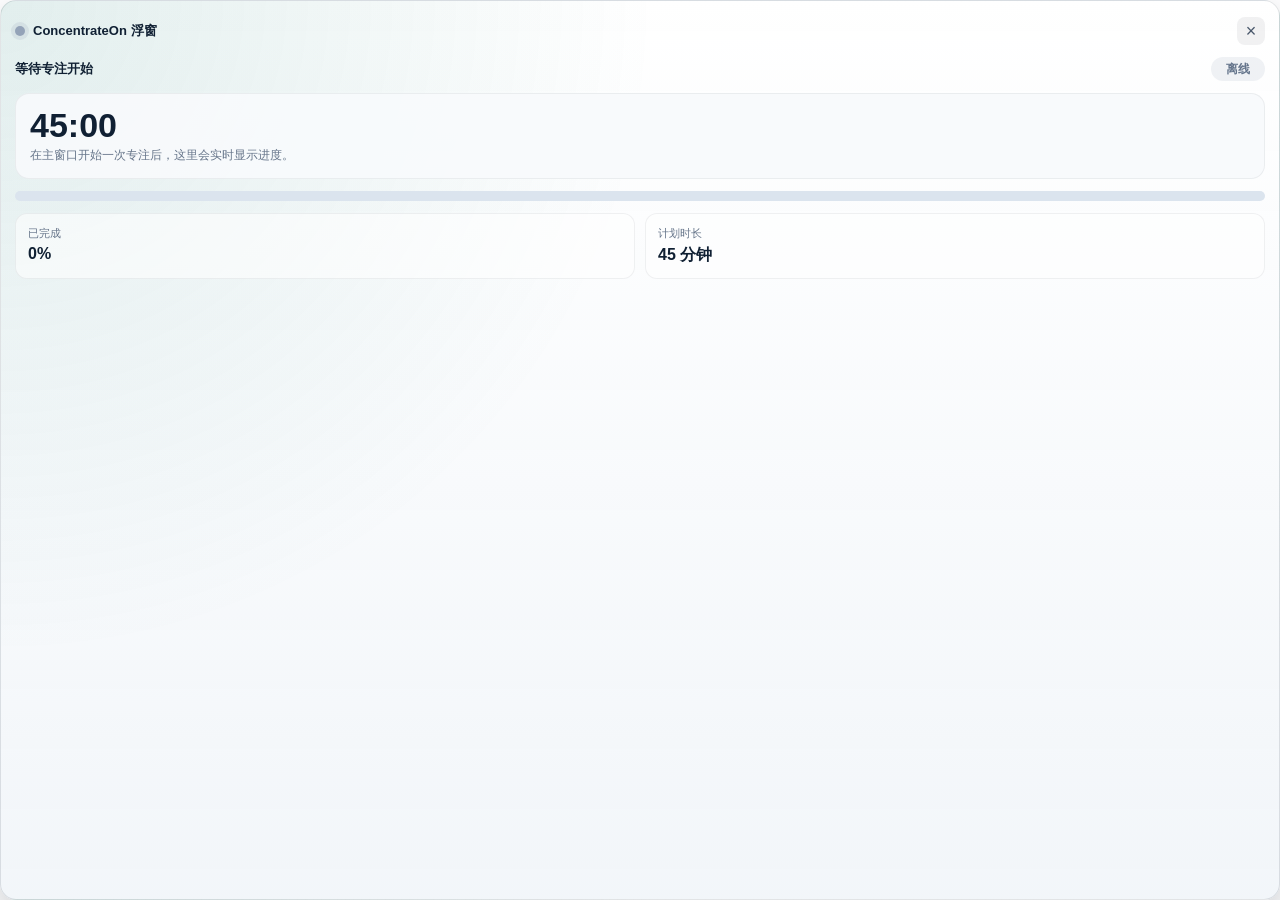
<file: floating_widget/index.html>
<!doctype html>
<html lang="zh-CN">
<head>
  <meta charset="utf-8">
  <meta name="viewport" content="width=device-width, initial-scale=1">
  <title>Floating Widget Demo</title>
  <style>
    :root {
      color-scheme: light;
      --bg: rgba(255, 255, 255, 0.94);
      --panel: rgba(248, 250, 252, 0.92);
      --text: #102033;
      --muted: #66758a;
      --line: rgba(16, 32, 51, 0.12);
      --track: #dbe4ee;
      --fill-start: #0f9d7a;
      --fill-end: #f59e0b;
      --accent: #0f766e;
      --offline: #94a3b8;
      --danger: #dc2626;
    }

    * {
      box-sizing: border-box;
    }

    html,
    body {
      width: 100%;
      height: 100%;
      margin: 0;
      overflow: hidden;
      background: transparent;
      font-family: "Segoe UI", "Microsoft YaHei", sans-serif;
      color: var(--text);
      user-select: none;
    }

    body {
      padding: 0;
    }

    .widget {
      display: grid;
      grid-template-rows: auto 1fr;
      width: 100vw;
      height: 100vh;
      padding: 14px;
      border: 1px solid var(--line);
      border-radius: 16px;
      background:
        radial-gradient(circle at top left, rgba(15, 118, 110, 0.12), transparent 42%),
        linear-gradient(180deg, rgba(255, 255, 255, 0.98), rgba(241, 245, 249, 0.92)),
        var(--bg);
      box-shadow: 0 18px 45px rgba(15, 23, 42, 0.24);
      backdrop-filter: blur(18px);
    }

    .titlebar {
      display: flex;
      align-items: center;
      justify-content: space-between;
      gap: 12px;
      min-height: 32px;
    }

    .title {
      display: flex;
      align-items: center;
      gap: 8px;
      min-width: 0;
      font-size: 13px;
      font-weight: 700;
    }

    .dot {
      width: 10px;
      height: 10px;
      border-radius: 999px;
      background: var(--offline);
      box-shadow: 0 0 0 4px rgba(148, 163, 184, 0.18);
      transition: background 160ms ease, box-shadow 160ms ease;
    }

    .dot.online {
      background: var(--accent);
      box-shadow: 0 0 0 4px rgba(15, 118, 110, 0.18);
    }

    .close {
      display: grid;
      width: 28px;
      height: 28px;
      place-items: center;
      border: 0;
      border-radius: 8px;
      background: rgba(15, 23, 42, 0.06);
      color: #475569;
      cursor: pointer;
      font-size: 18px;
      line-height: 1;
    }

    .close:hover {
      background: #fee2e2;
      color: var(--danger);
    }

    .content {
      display: grid;
      align-content: start;
      gap: 12px;
      padding-top: 10px;
    }

    .status-row {
      display: flex;
      align-items: center;
      justify-content: space-between;
      gap: 12px;
    }

    .status-label {
      font-size: 13px;
      font-weight: 700;
    }

    .status-badge {
      display: inline-flex;
      align-items: center;
      justify-content: center;
      min-width: 54px;
      height: 24px;
      padding: 0 10px;
      border-radius: 999px;
      background: rgba(15, 118, 110, 0.1);
      color: var(--accent);
      font-size: 12px;
      font-weight: 700;
    }

    .status-badge.offline {
      background: rgba(148, 163, 184, 0.14);
      color: #64748b;
    }

    .timer {
      display: grid;
      gap: 4px;
      padding: 14px;
      border-radius: 14px;
      background: var(--panel);
      border: 1px solid rgba(15, 23, 42, 0.06);
    }

    .time {
      font-size: 34px;
      font-weight: 800;
      line-height: 1;
      letter-spacing: 0;
    }

    .subtext {
      color: var(--muted);
      font-size: 12px;
      line-height: 1.5;
    }

    .progress {
      height: 10px;
      overflow: hidden;
      border-radius: 999px;
      background: var(--track);
    }

    .progress span {
      display: block;
      width: 0;
      height: 100%;
      border-radius: inherit;
      background: linear-gradient(90deg, var(--fill-start), var(--fill-end));
      transition: width 220ms ease;
    }

    .stats {
      display: grid;
      grid-template-columns: repeat(2, minmax(0, 1fr));
      gap: 10px;
    }

    .stat {
      padding: 12px;
      border-radius: 12px;
      background: rgba(255, 255, 255, 0.58);
      border: 1px solid rgba(15, 23, 42, 0.06);
    }

    .stat-label {
      color: var(--muted);
      font-size: 11px;
    }

    .stat-value {
      padding-top: 4px;
      font-size: 16px;
      font-weight: 800;
    }

    button {
      font-family: inherit;
      -webkit-app-region: no-drag;
    }
  </style>
</head>
<body>
  <main class="widget">
    <header class="titlebar">
      <div class="title">
        <span class="dot" id="sync-dot"></span>
        <span>ConcentrateOn 浮窗</span>
      </div>
      <button class="close" type="button" aria-label="返回主窗口" id="close-button">×</button>
    </header>

    <section class="content">
      <div class="status-row">
        <span class="status-label" id="status-label">等待专注开始</span>
        <span class="status-badge offline" id="status-badge">离线</span>
      </div>

      <section class="timer">
        <div class="time" id="time-text">45:00</div>
        <div class="subtext" id="status-text">在主窗口开始一次专注后，这里会实时显示进度。</div>
      </section>

      <div class="progress" aria-hidden="true">
        <span id="progress-fill"></span>
      </div>

      <section class="stats">
        <article class="stat">
          <div class="stat-label">已完成</div>
          <div class="stat-value" id="progress-text">0%</div>
        </article>
        <article class="stat">
          <div class="stat-label">计划时长</div>
          <div class="stat-value" id="planned-text">45 分钟</div>
        </article>
      </section>
    </section>
  </main>

  <script>
    const closeButton = document.getElementById("close-button");
    const syncDot = document.getElementById("sync-dot");
    const statusLabel = document.getElementById("status-label");
    const statusBadge = document.getElementById("status-badge");
    const timeText = document.getElementById("time-text");
    const statusText = document.getElementById("status-text");
    const progressFill = document.getElementById("progress-fill");
    const progressText = document.getElementById("progress-text");
    const plannedText = document.getElementById("planned-text");

    let snapshot = {
      connected: false,
      source: "offline",
      session_active: false,
      session_type: "focus",
      planned_minutes: 45,
      elapsed_seconds: 0,
      remaining_seconds: 2700,
      progress_percent: 0,
      title: "等待专注开始",
      status_text: "在主窗口开始一次专注后，这里会实时显示进度。"
    };

    function apiReady() {
      return window.pywebview && window.pywebview.api;
    }

    function formatDuration(totalSeconds) {
      const seconds = Math.max(0, Math.floor(totalSeconds));
      const minutes = Math.floor(seconds / 60);
      const remain = seconds % 60;
      return `${String(minutes).padStart(2, "0")}:${String(remain).padStart(2, "0")}`;
    }

    function effectiveSnapshot() {
      if (!snapshot.session_active || !snapshot.synced_at) {
        return snapshot;
      }

      const drift = Math.max(0, Math.floor(Date.now() / 1000) - snapshot.synced_at);
      const elapsed = snapshot.elapsed_seconds + drift;
      const plannedSeconds = snapshot.planned_minutes * 60;
      const remaining = Math.max(0, plannedSeconds - elapsed);
      const progress = Math.min(100, Math.max(0, Math.floor((Math.min(elapsed, plannedSeconds) / plannedSeconds) * 100)));

      return {
        ...snapshot,
        elapsed_seconds: elapsed,
        remaining_seconds: remaining,
        progress_percent: progress
      };
    }

    function render() {
      const state = effectiveSnapshot();
      statusLabel.textContent = state.title;
      statusText.textContent = state.status_text;
      plannedText.textContent = `${state.planned_minutes} 分钟`;
      progressText.textContent = `${state.progress_percent}%`;
      progressFill.style.width = `${state.progress_percent}%`;

      if (state.session_active) {
        timeText.textContent = formatDuration(state.remaining_seconds);
      } else {
        timeText.textContent = formatDuration(state.remaining_seconds);
      }

      const online = Boolean(state.connected);
      syncDot.classList.toggle("online", online);
      statusBadge.classList.toggle("offline", !online);
      statusBadge.textContent = online ? "已连接" : (state.source === "state" ? "本地" : "离线");
    }

    async function refreshSnapshot() {
      if (!apiReady()) {
        return;
      }

      try {
        snapshot = await window.pywebview.api.fetch_snapshot();
      } catch (error) {
        snapshot = {
          connected: false,
          source: "offline",
          session_active: false,
          session_type: "focus",
          planned_minutes: 45,
          elapsed_seconds: 0,
          remaining_seconds: 2700,
          progress_percent: 0,
          title: "连接失败",
          status_text: "暂时无法读取主程序状态。"
        };
      }

      render();
    }

    closeButton.addEventListener("click", () => {
      if (apiReady()) {
        window.pywebview.api.close();
      }
    });

    window.addEventListener("pywebviewready", () => {
      refreshSnapshot();
      window.setInterval(refreshSnapshot, 4000);
      window.setInterval(render, 1000);
    });
  </script>
</body>
</html>
</file>
